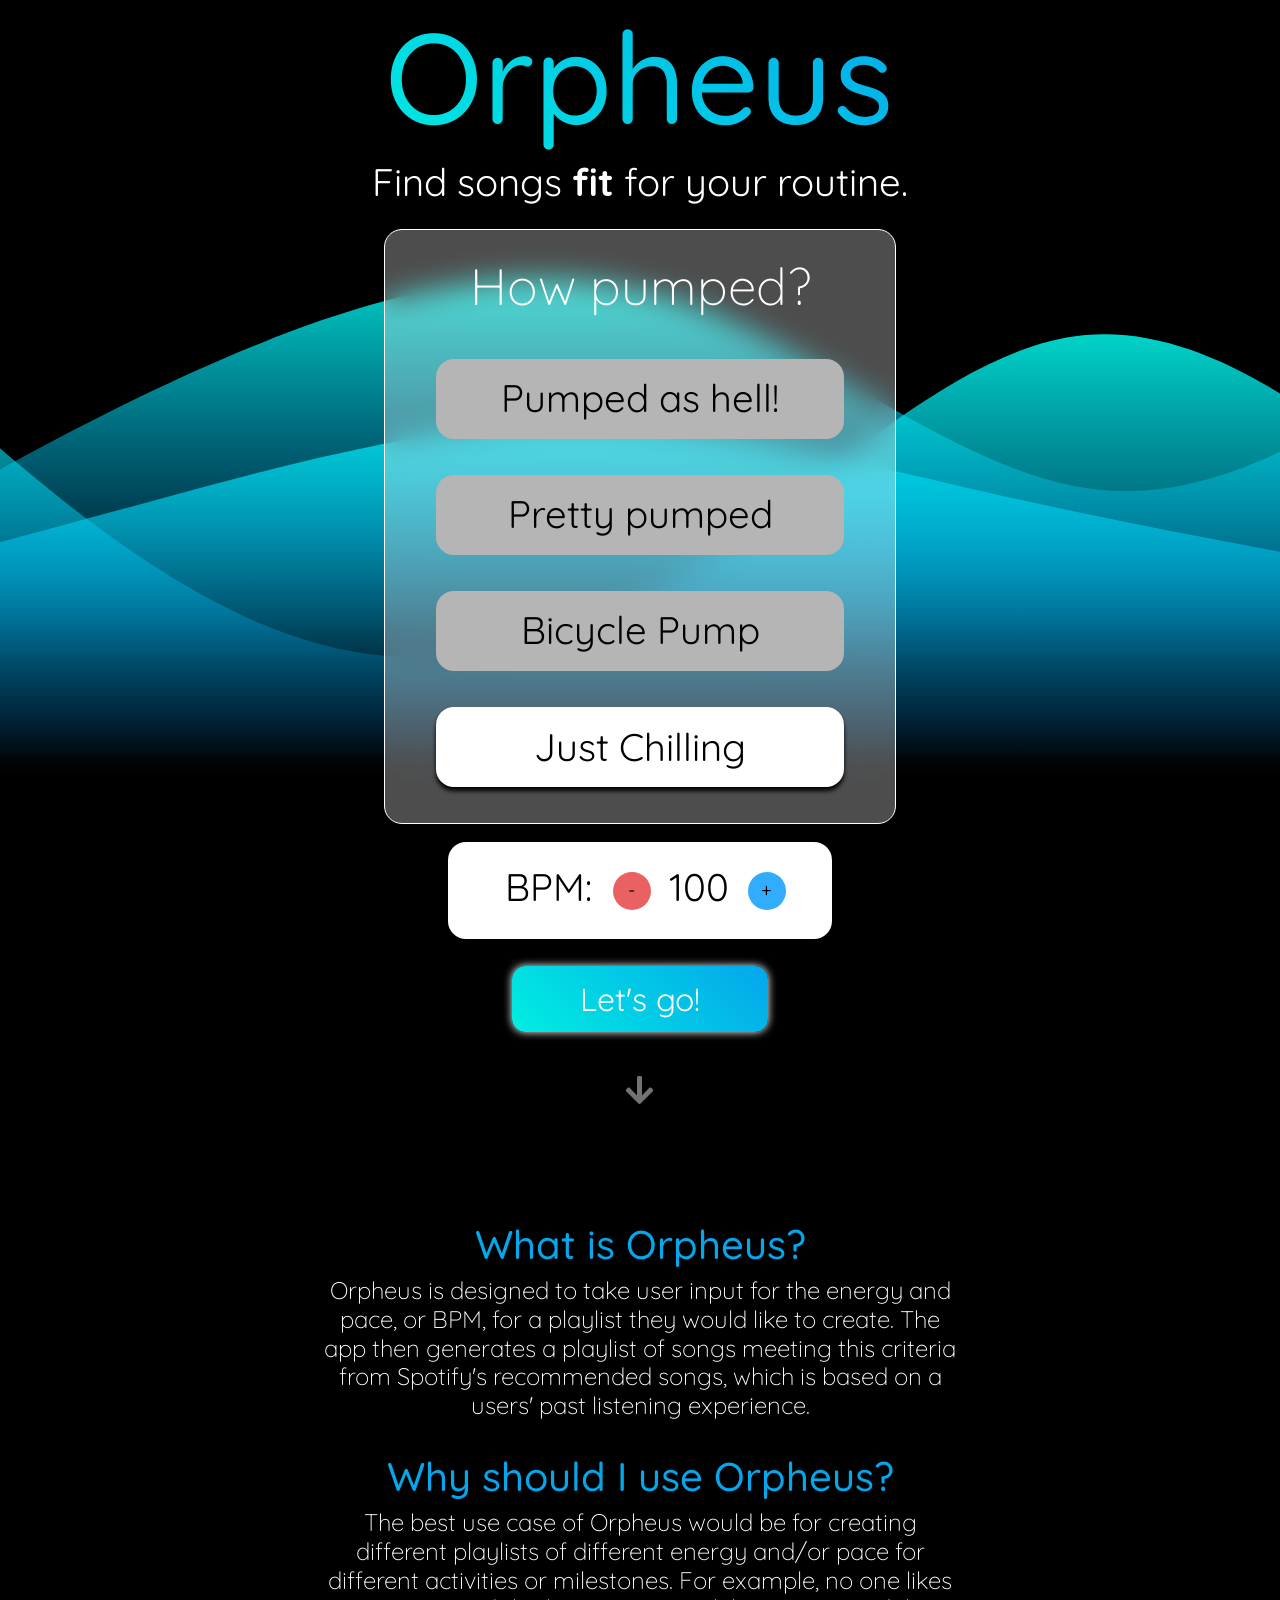
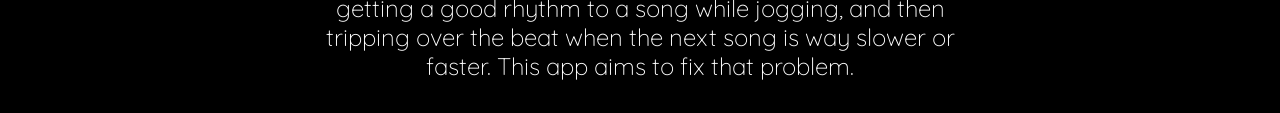
<file: entry/templates/index.html>
<!doctype html>
<html lang="en">
<head>
    <meta charset="UTF-8">
    <meta name="viewport"
          content="width=device-width, user-scalable=no, initial-scale=1.0, maximum-scale=1.0, minimum-scale=1.0">
    <meta http-equiv="X-UA-Compatible" content="ie=edge">

    <!-- Stylesheets -->
    <link href="https://cdn.jsdelivr.net/npm/bootstrap@5.0.0-beta1/dist/css/bootstrap.min.css" rel="stylesheet" integrity="sha384-giJF6kkoqNQ00vy+HMDP7azOuL0xtbfIcaT9wjKHr8RbDVddVHyTfAAsrekwKmP1" crossorigin="anonymous">
    <script src="https://cdn.jsdelivr.net/npm/bootstrap@5.0.0-beta1/dist/js/bootstrap.bundle.min.js" integrity="sha384-ygbV9kiqUc6oa4msXn9868pTtWMgiQaeYH7/t7LECLbyPA2x65Kgf80OJFdroafW" crossorigin="anonymous"></script>

    <link rel="stylesheet" href="../static/styles.css">
    <link rel="stylesheet" href="../static/fontawesome/css/all.css">

    <link rel="preconnect" href="https://fonts.gstatic.com">
    <link href="https://fonts.googleapis.com/css2?family=Quicksand:wght@300;400;500;600;700&display=swap" rel="stylesheet">

    <title>Orpheus</title>
</head>
<body>
    <h1 id="title">Orpheus</h1>
    <p id="catchphrase">Find songs <strong>fit</strong> for your routine.</p>

    <form action="/selections" method="post">
        <div id="pumped_radio">
            <p>How pumped?</p>
            <div>
                <input class="btn-check" type="radio" id="pumped_4" name="pumped" value="4"><label class="btn btn-secondary" for="pumped_4">Pumped as hell!</label>
            </div>
            <div>
                <input class="btn-check" type="radio" id="pumped_3" name="pumped" value="3"><label class="btn btn-secondary" for="pumped_3">Pretty pumped</label>
            </div>
            <div>
                <input class="btn-check" type="radio" id="pumped_2" name="pumped" value="2"><label class="btn btn-secondary" for="pumped_2">Bicycle Pump</label>
            </div>
            <div>
                <input class="btn-check" type="radio" id="pumped_1" name="pumped" value="1" checked><label class="btn btn-secondary" for="pumped_1">Just Chilling</label>
            </div>
        </div>

        <div id="bpm_selector">
            <span>BPM:</span>
            <script src="../static/scripts.js"></script>
            <button type="button" class="circle btn btn-primary" id="bpm_minus">-</button>
            <input type="text" id="bpm" name="bpm" value="100" inputmode="numeric" pattern="[0-9]*"><label for="bpm"></label>
            <button type="button" class="circle btn btn-primary" id="bpm_plus">+</button>
        </div>

        <button class="submit">Let's go!</button>
    </form>

    <i id="arrow-to-desc" class="fas fa-arrow-down"></i>

    <div id="app-desc">
        <div class="app-desc-container">
            <h1 class="app-desc-title">What is Orpheus?</h1>
            <h4 class="app-desc-content">Orpheus is designed to take user input for the energy and pace,
                or BPM, for a playlist they would like to create. The app then generates a playlist of songs meeting
                this criteria from Spotify's recommended songs, which is based on a users' past listening experience.
            </h4>
        </div>
        <div class="app-desc-container">
            <h1 class="app-desc-title">Why should I use Orpheus?</h1>
            <h4 class="app-desc-content">The best use case of Orpheus would be for creating different playlists of different energy and/or pace
                for different activities or milestones. For example, no one likes getting a good rhythm to a song while
                jogging, and then tripping over the beat when the next song is way slower or faster. This app aims to
                fix that problem.
            </h4>
        </div>
    </div>

    <script type="text/javascript" src="../static/scripts.js"></script>
</body>
</html>
</file>
<file: entry/static/styles.css>
body {
    font-family: 'Quicksand', sans-serif;
    background-color: black;
    color: white;
    text-align: center;
    align-content: center;
    background-image: url("round Waves.svg");
    background-position: 50% 30vh;
    background-size: contain;
    background-repeat: no-repeat;
}


#title {
    font-size: 10vw;
    width: 48vw;
    margin: 0 auto 0 auto;
    background: -webkit-linear-gradient(45deg, #00EEE0, #04A6EC);
    -webkit-background-clip: text;
    -webkit-text-fill-color: transparent;
}

#catchphrase {
    font-size: 3vw;
    width: fit-content;
    margin: auto;
}

div p {
    font-size: 4vw;
    font-weight: lighter;
}

#pumped_radio {
    border: .2vmin solid white;
    border-radius: 2vmin;
    width: 40vw;
    height: 50%;
    margin: 2vh auto;
    background-color: rgba(255, 255, 255, .3);
    backdrop-filter: blur(15px);
    padding: 2vh 0;
}

.btn {
    background-color: #b5b5b5;
    color: black;
    font-size: 3vw;
    border-radius: 2vmin;
    border: none;
    width: 80%;
    padding: 1.25vh 0;
    margin: 2vmin 0;
}

.btn-check:checked+.btn-secondary {
    background-color: white;
    color: black;
    box-shadow: 0 4px 4px black;
    border: none;
}

#bpm_selector {
    background-color: white;
    color: black;
    width: 30%;
    margin: 2vh auto;
    padding: 1.25vh;
    border-radius: 2vmin;
    font-size: 3vw;
}

#bpm_selector span {
    margin-left: 3%;
    margin-right: 3%;
}

#bpm_selector input:hover {
    color: #70d3ff;
}

#bpm_selector #bpm_minus {
    background-color: #EA6161;
}

#bpm_selector #bpm_plus {
    background-color: #32ACFD;
}

#bpm_selector button {
    border: none;
}

#bpm {
    border: none;
    width: 6vw;
    padding: 0;
    margin: 0;
    background: transparent;
    text-align: center;
}

.circle {
    border-radius: 100%;
    padding: 0;
    border: solid black 1px;
    /*margin: auto;*/
    height: 3vw;
    width: 3vw;
    font-size: 1.5vw;
    vertical-align: middle;
}

.submit {
    background: -webkit-linear-gradient(45deg, #00EEE0, #04A6EC);
    color: white;
    border: 0;
    border-radius: 1.5vmin;
    width: 20%;
    padding: 1vh;
    margin-bottom: 2vh;
    margin-top: 1vh;
    font-size: 2.5vw;
    box-shadow: 0 0 .25em 0 white;
    transition: width .25s, padding .25s, box-shadow .75s;
}

.submit:hover {
    width: 21%;
    padding: 1.1vh;
    box-shadow: 0 0 2em 0 white;
}

#arrow-to-desc {
    color: #737373;
    margin: 1.5rem auto;
    font-size: 2rem;
}

#app-desc {
    height: fit-content;
    margin-top: 7%;
    text-align: center;
}

.app-desc-container {
    width: 50%;
    margin: 2rem auto;
}

.app-desc-container .app-desc-title {
    color: #04A6EC;
}

.app-desc-container .app-desc-content {
    font-weight: lighter;
}
</file>
